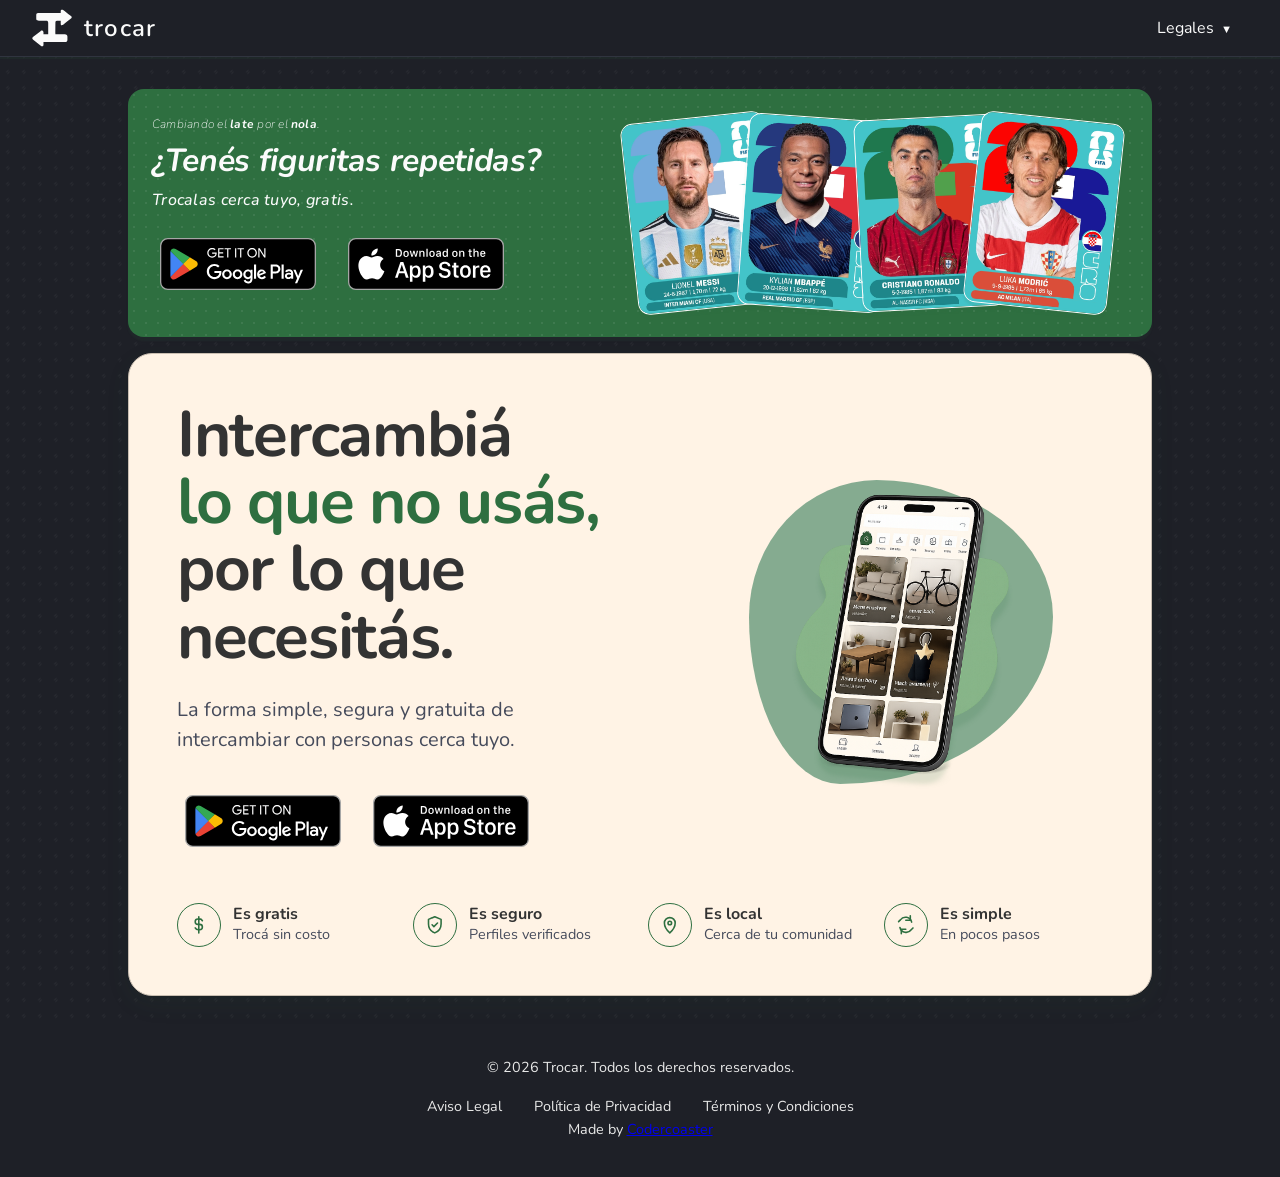
<file: index.html>
<!DOCTYPE html>
<html lang="es">

<head>
  <meta charset="UTF-8">
  <meta name="viewport" content="width=device-width, initial-scale=1.0">
  <meta property="og:image" content="https://trocar.app/assets/og-image.png">
  <meta property="og:image:width" content="1200">
  <meta property="og:image:height" content="630">
  <meta name="twitter:card" content="summary_large_image">
  <meta name="twitter:image" content="https://trocar.app/assets/og-image.png">
  <meta property="og:title" content="Trocar — Comunidad de intercambios">
  <meta property="og:description"
    content="Intercambiá lo que no usás, por lo que necesitás. Trocar es la comunidad donde podés intercambiar objetos, servicios y habilidades cerca tuyo.">
  <meta property="og:url" content="https://trocar.app">
  <title>Trocar — Comunidad de intercambios</title>
  <link rel="icon" type="image/png" href="assets/favicon.png">
  <link rel="stylesheet" href="css/theme.css">
  <link rel="stylesheet" href="css/index.css">
  <script defer src="js/logo.js"></script>
  <script defer src="js/navbar.js"></script>
  <script defer src="js/footer.js"></script>
</head>

<body>
  <nav class="navbar" data-navbar></nav>

  <main class="main-content">
    <section class="promo-banner">
      <div class="promo-copy">
        <p class="promo-pre-title">Cambiando el <strong>late</strong> por el <strong>nola</strong>.</p>
        <h2>¿Tenés figuritas repetidas?</h2>
        <p>Trocalas cerca tuyo, gratis.</p>
        <div class="store-buttons">
          <a href="https://trocar.onelink.me/8Z4L/r7d3zrya" aria-label="Descargar Trocar">
            <img src="assets/play-store-dark.svg" alt="Get it on Google Play" class="store-badge">
          </a>
          <a href="https://trocar.onelink.me/8Z4L/r7d3zrya" aria-label="Descargar Trocar">
            <img src="assets/app-store-dark.svg" alt="Download on the App Store" class="store-badge">
          </a>
        </div>
      </div>
      <div class="promo-stickers" aria-hidden="true">
        <img src="assets/figuritas/fig-1.png" alt="Figurita">
        <img src="assets/figuritas/fig-2.png" alt="Figurita">
        <img src="assets/figuritas/fig-3.png" alt="Figurita">
        <img src="assets/figuritas/fig-4.png" alt="Figurita">
      </div>
    </section>

    <div class="hero-card">
      <div class="hero">
        <div class="hero-columns">
          <div class="hero-copy">
            <h1 class="hero-title">Intercambiá <span>lo que no usás,</span> por lo que necesitás.</h1>
            <p class="hero-subtitle">La forma simple, segura y gratuita de intercambiar con personas cerca tuyo.</p>
            <div class="store-buttons" id="descargar">
              <a href="https://trocar.onelink.me/8Z4L/pbptoztz" aria-label="Descargar Trocar">
                <img src="assets/play-store-dark.svg" alt="Get it on Google Play" class="store-badge">
              </a>
              <a href="https://trocar.onelink.me/8Z4L/pbptoztz" aria-label="Descargar Trocar">
                <img src="assets/app-store-dark.svg" alt="Download on the App Store" class="store-badge">
              </a>
            </div>
          </div>

          <div class="hero-visual">
            <img src="assets/app-mockup.png" alt="Trocar app" class="app-mockup">
          </div>
        </div>

        <div class="feature-grid" aria-label="Características de Trocar">
          <div class="feature-item">
            <span class="feature-icon" aria-hidden="true">
              <svg viewBox="0 0 24 24" role="img">
                <path d="M12 3v18M16 7.5a4 4 0 0 0-4-2h-1a3 3 0 0 0 0 6h2a3 3 0 0 1 0 6h-1a4 4 0 0 1-4-2" />
              </svg>
            </span>
            <div>
              <h2>Es gratis</h2>
              <p>Trocá sin costo</p>
            </div>
          </div>
          <div class="feature-item">
            <span class="feature-icon" aria-hidden="true">
              <svg viewBox="0 0 24 24" role="img">
                <path d="M12 3 19 6v5c0 4.5-2.8 8.3-7 10-4.2-1.7-7-5.5-7-10V6l7-3Z" />
                <path d="m9 12 2 2 4-4" />
              </svg>
            </span>
            <div>
              <h2>Es seguro</h2>
              <p>Perfiles verificados</p>
            </div>
          </div>
          <div class="feature-item">
            <span class="feature-icon" aria-hidden="true">
              <svg viewBox="0 0 24 24" role="img">
                <path d="M12 21s6-5.3 6-11a6 6 0 0 0-12 0c0 5.7 6 11 6 11Z" />
                <circle cx="12" cy="10" r="2" />
              </svg>
            </span>
            <div>
              <h2>Es local</h2>
              <p>Cerca de tu comunidad</p>
            </div>
          </div>
          <div class="feature-item">
            <span class="feature-icon" aria-hidden="true">
              <svg viewBox="0 0 24 24" role="img">
                <path d="M17 2v5h-5" />
                <path d="M7 22v-5h5" />
                <path d="M18.5 9A7 7 0 0 0 6 6.5L4 8.5" />
                <path d="M5.5 15A7 7 0 0 0 18 17.5l2-2" />
              </svg>
            </span>
            <div>
              <h2>Es simple</h2>
              <p>En pocos pasos</p>
            </div>
          </div>
        </div>
      </div>
    </div>
  </main>

  <footer class="footer" data-footer></footer>
</body>

</html>
</file>
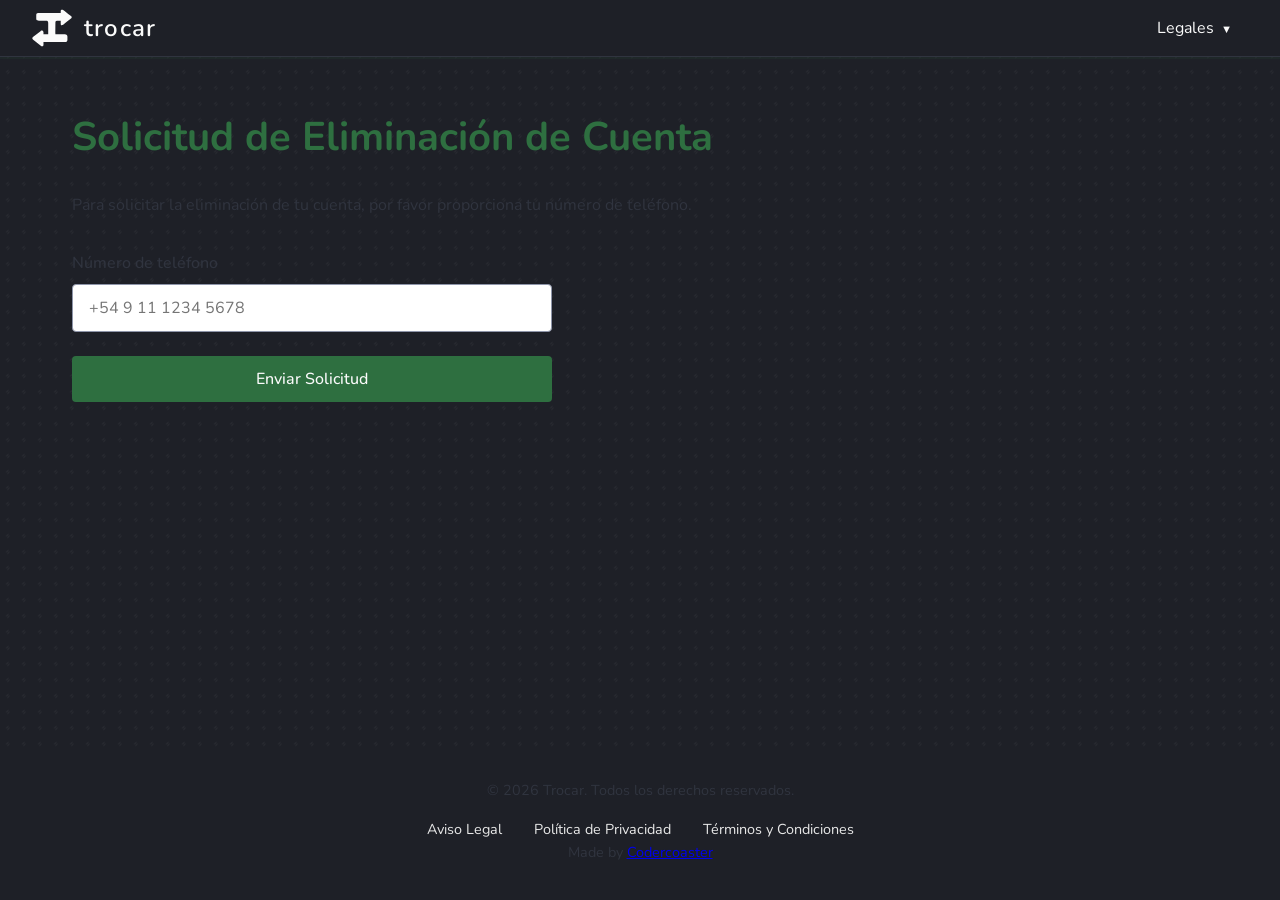
<file: account_deletion.html>
<!DOCTYPE html>
<html lang="es">

<head>
  <meta charset="UTF-8">
  <meta name="viewport" content="width=device-width, initial-scale=1.0">
  <title>Solicitud de Eliminación de Cuenta - Trocar</title>
  <link rel="icon" type="image/png" href="assets/favicon.png">
  <link rel="stylesheet" href="css/theme.css">
  <link rel="stylesheet" href="css/account-deletion.css">
  <script defer src="js/logo.js"></script>
  <script defer src="js/navbar.js"></script>
  <script defer src="js/footer.js"></script>
  <script defer src="js/account-deletion.js"></script>
</head>

<body>
  <nav class="navbar" data-navbar></nav>

  <main class="main-content">
    <h1>Solicitud de Eliminación de Cuenta</h1>
    <p>
      Para solicitar la eliminación de tu cuenta, por favor proporciona tu número de teléfono.
    </p>

    <form id="delete-form" class="account-deletion-form">
      <div class="form-group">
        <label for="phone">Número de teléfono</label>
        <input type="tel" id="phone" name="phone" placeholder="+54 9 11 1234 5678" required autocomplete="tel" />
      </div>

      <input type="text" name="company" style="display: none" tabindex="-1" autocomplete="off" aria-hidden="true" />

      <button type="submit" class="submit-button">Enviar Solicitud</button>
    </form>

    <p id="msg" class="form-message"></p>
  </main>

  <footer class="footer" data-footer></footer>
</body>

</html>
</file>
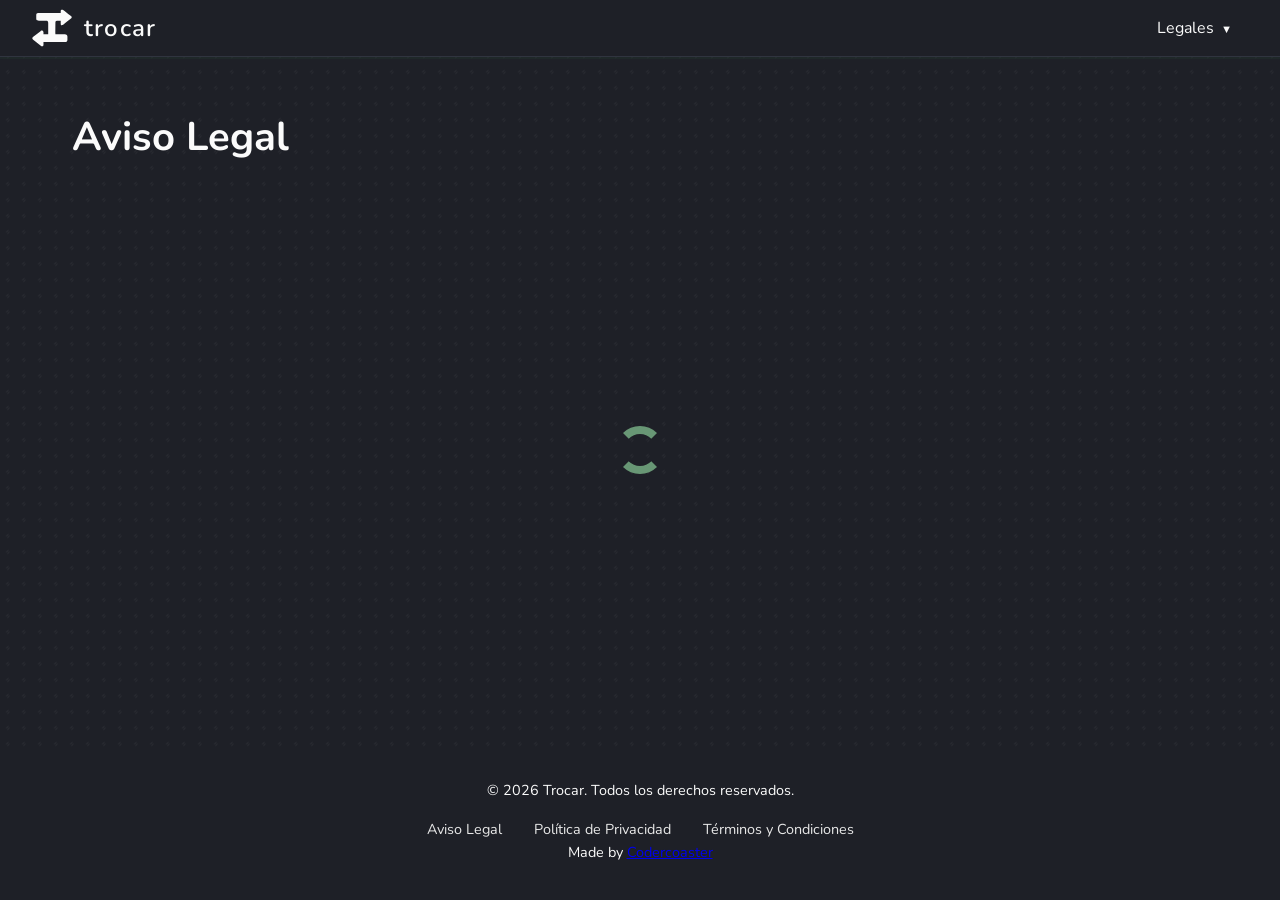
<file: legal_notice.html>
<!DOCTYPE html>
<html lang="es">

<head>
  <meta charset="UTF-8">
  <meta name="viewport" content="width=device-width, initial-scale=1.0">
  <title>Aviso Legal - Trocar</title>
  <link rel="icon" type="image/png" href="assets/favicon.png">
  <link rel="stylesheet" href="css/theme.css">
  <link rel="stylesheet" href="css/legal.css">
  <script defer src="js/logo.js"></script>
  <script defer src="js/navbar.js"></script>
  <script defer src="js/footer.js"></script>
  <script defer src="js/spinner.js"></script>

  <script src="js/legals.js"></script>
</head>

<body>
  <nav class="navbar" data-navbar></nav>

  <main class="main-content">
    <h1>Aviso Legal</h1>
    <div id="content" class="loading" data-spinner></div>
  </main>

  <footer class="footer" data-footer></footer>

  <script>
    loadLegal("https://api.trocar.app/api/v1/legal-notice");
  </script>
</body>

</html>
</file>
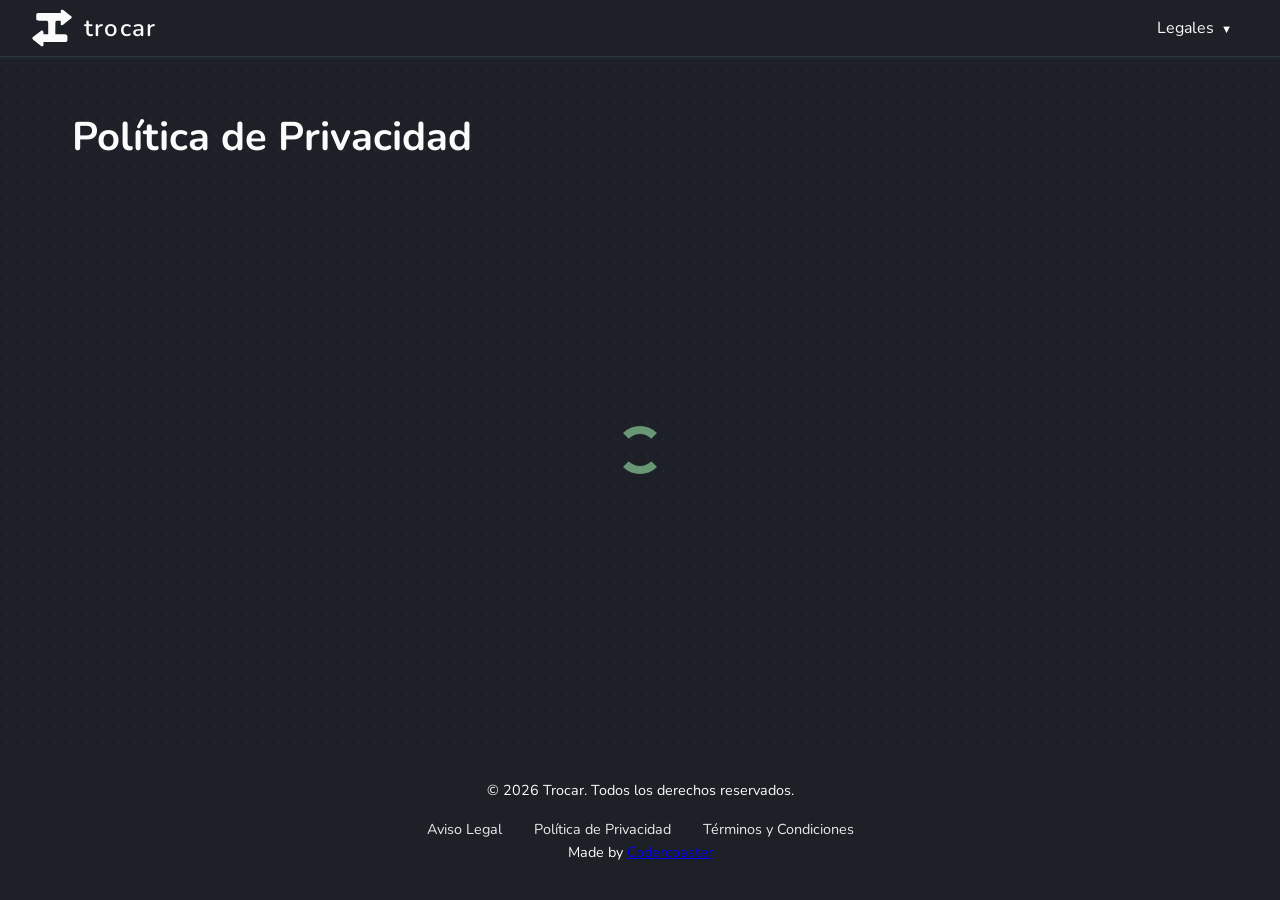
<file: privacy_policy.html>
<!DOCTYPE html>
<html lang="es">

<head>
  <meta charset="UTF-8">
  <meta name="viewport" content="width=device-width, initial-scale=1.0">
  <title>Política de Privacidad - Trocar</title>
  <link rel="icon" type="image/png" href="assets/favicon.png">
  <link rel="stylesheet" href="css/theme.css">
  <link rel="stylesheet" href="css/legal.css">
  <script defer src="js/logo.js"></script>
  <script defer src="js/navbar.js"></script>
  <script defer src="js/footer.js"></script>
  <script defer src="js/spinner.js"></script>

  <script src="js/legals.js"></script>
</head>

<body>
  <nav class="navbar" data-navbar></nav>

  <main class="main-content">
    <h1>Política de Privacidad</h1>
    <div id="content" class="loading" data-spinner></div>
  </main>

  <footer class="footer" data-footer></footer>

  <script>
    loadLegal("https://api.trocar.app/api/v1/privacy-policy");
  </script>
</body>

</html>
</file>
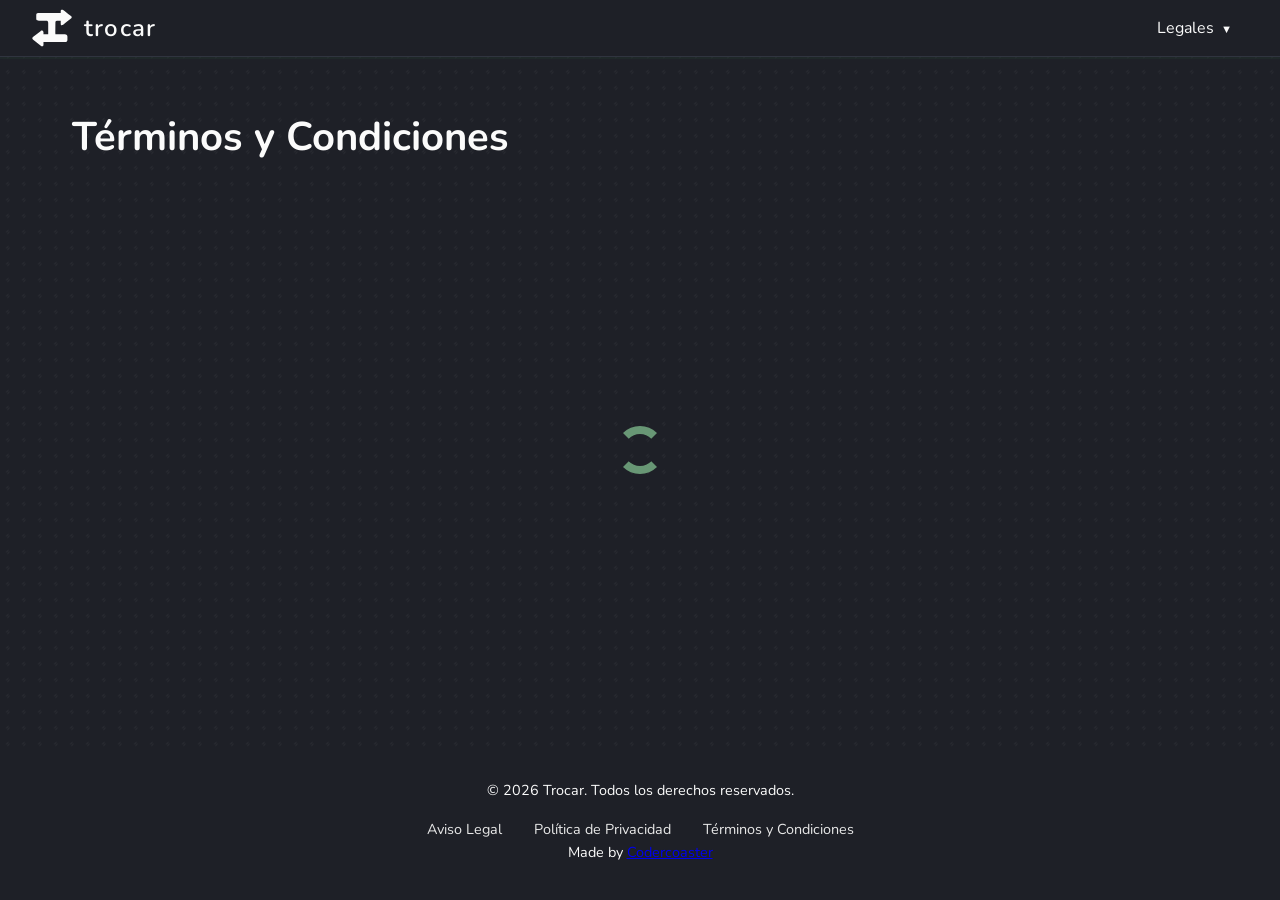
<file: terms_and_conditions.html>
<!DOCTYPE html>
<html lang="es">

<head>
  <meta charset="UTF-8">
  <meta name="viewport" content="width=device-width, initial-scale=1.0">
  <title>Términos y Condiciones - Trocar</title>
  <link rel="icon" type="image/png" href="assets/favicon.png">
  <link rel="stylesheet" href="css/theme.css">
  <link rel="stylesheet" href="css/legal.css">
  <script defer src="js/logo.js"></script>
  <script defer src="js/navbar.js"></script>
  <script defer src="js/footer.js"></script>
  <script defer src="js/spinner.js"></script>

  <script src="js/legals.js"></script>
</head>

<body>
  <nav class="navbar" data-navbar></nav>

  <main class="main-content">
    <h1>Términos y Condiciones</h1>
    <div id="content" class="loading" data-spinner></div>
  </main>

  <footer class="footer" data-footer></footer>

  <script>
    loadLegal("https://api.trocar.app/api/v1/terms-and-conditions");
  </script>
</body>

</html>
</file>
<file: css/theme.css>
@font-face {
  font-family: "Nunito";
  src: url("../assets/fonts/Nunito/Nunito-VariableFont_wght.ttf")
    format("truetype");
  font-weight: 200 1000;
  font-style: normal;
  font-display: swap;
}

@font-face {
  font-family: "Nunito";
  src: url("../assets/fonts/Nunito/Nunito-Italic-VariableFont_wght.ttf")
    format("truetype");
  font-weight: 200 1000;
  font-style: italic;
  font-display: swap;
}

:root {
  --color-background: #faefe0;
  --font-sans:
    "Nunito", -apple-system, BlinkMacSystemFont, "Segoe UI", Roboto, sans-serif;

  --color-primary-100: #b5ccbc;
  --color-primary-200: #85ab90;
  --color-primary-300: #689775;
  --color-primary-400: #4b835b;
  --color-primary-500: #2e6f40;

  --color-secondary-100: #fff3e5;
  --color-secondary-200: #f4e4d0;
  --color-secondary-300: #e9ddcf;
  --color-secondary-400: #c9beb1;
  --color-secondary-500: #a89f93;
  --color-secondary-600: #888076;

  --color-neutral-white: #fbfbfb;
  --color-neutral-black: #333333;
  --color-neutral-50: #f5f5f5;
  --color-neutral-100: #e8e8e8;
  --color-neutral-200: #c6cad4;
  --color-neutral-300: #8e95a9;
  --color-neutral-400: #717a93;
  --color-neutral-500: #464b5b;
  --color-neutral-600: #3a3f4a;
  --color-neutral-700: #30343f;
  --color-neutral-800: #1e2027;

  --shadow-xs: 0 0.125rem 0.0625rem rgba(46, 111, 64, 0.05);
  --shadow-sm: 0 0.125rem 0.0625rem rgba(46, 111, 64, 0.1);
  --shadow-md: 0 0.25rem 0.125rem rgba(46, 111, 64, 0.1);
  --shadow-lg: 0 0.5rem 0.125rem rgba(46, 111, 64, 0.1);
  --shadow-xl: 0 0.75rem 0.125rem rgba(46, 111, 64, 0.15);
  --shadow-card:
    0 0.5rem 1.5rem rgba(46, 111, 64, 0.08),
    0 0.25rem 0.5rem rgba(0, 0, 0, 0.04);
  --shadow-dropdown:
    0 0.25rem 0.75rem rgba(0, 0, 0, 0.2), 0 0.125rem 0.25rem rgba(0, 0, 0, 0.15);
  --shadow-logo: 0 0.25rem 0.5rem rgba(46, 111, 64, 0.35);

  --color-surface: var(--color-secondary-100);
  --color-surface-border: var(--color-secondary-400);
}

.font-light {
  font-weight: 300;
}

.font-regular {
  font-weight: 400;
}

.font-medium {
  font-weight: 500;
}

.font-semibold {
  font-weight: 600;
}

.font-bold {
  font-weight: 700;
}

* {
  margin: 0;
  padding: 0;
  box-sizing: border-box;
}

body {
  background-color: var(--color-neutral-800);
  background-image: url("data:image/svg+xml,%3Csvg xmlns='http://www.w3.org/2000/svg' viewBox='0 0 200 200'%3E%3Cpath fill='rgba(255,255,255,0.04)' transform='translate(100 100) rotate(-45) scale(0.250) translate(-100 -100)' d='M194.74,40.43c-8.09-6.37-16.23-12.66-24.38-18.95c-4.89-3.78-9.77-7.56-14.74-11.23c-2.6-1.92-5.54-2.46-8.53-0.92c-2.84,1.46-3.5,4.1-3.44,7.07c0.05,2.51,0.01,5.02,0.01,8.04c-1.7,0-2.99,0-4.28,0c-34.89,0-69.78-0.01-104.67,0c-1.57,0-3.17-0.03-4.71,0.22c-5.13,0.84-8.56,4.13-8.67,8.76c-0.17,7.02-0.03,14.05,0.01,21.07c0.02,3.56,1.98,6.06,5.04,7.33c2.39,0.99,5.11,1.61,7.7,1.65c11.99,0.17,23.99,0.08,35.98,0.1c7.87,0.01,10.95,3.1,10.96,11.04c0.01,8.44,0.01,33.95,0.01,56.04c-6.25,0-12.49,0-18.74,0c-1.44,0-2.87,0-4.91,0c0-3.62,0.09-6.75-0.03-9.88c-0.12-3.14-0.95-6.11-4.05-7.59c-3.1-1.49-6.11-0.89-8.84,1.17c-0.58,0.44-1.14,0.89-1.72,1.34c-12.12,9.46-24.22,18.95-36.37,28.37c-6.4,4.96-6.57,9.71-0.28,14.72c12.6,10.03,25.26,19.99,37.86,30.02c2.83,2.25,5.84,3.65,9.36,2.13c3.72-1.6,4.1-5.05,4.09-8.57c-0.01-3.94,0-7.89,0-12.03c1.66,0,2.73,0,3.81,0c21.57,0,90.64,0.02,103.61-0.01c8.46-0.02,12.26-3.79,12.31-12.08c0.03-4.73,0.02-9.45,0.03-14.18c0.01-9.45-3.94-13.4-13.44-13.4c-15.55,0-31.1,0-46.65,0c0-22.73,0-49.11,0.02-58.14c0.01-4.92,2.59-8.42,7.36-8.75c6.23-0.43,12.51-0.11,19.24-0.11c0,5.51-0.06,10.69,0.02,15.86c0.06,3.81,1.91,6.48,5,6.4c2.37-0.06,5.15-0.73,6.98-2.13c13.16-10.08,26.17-20.37,39.14-30.69C199.81,49.13,199.73,44.36,194.74,40.43z'/%3E%3C/svg%3E");
  background-repeat: repeat;
  background-size: 1rem;
  color: var(--color-neutral-black);
  font-family: var(--font-sans);
  line-height: 1.6;
  min-height: 100vh;
  display: flex;
  flex-direction: column;
}

/* Navbar */
.navbar {
  align-items: center;
  background-color: var(--color-neutral-800);
  border-bottom: 1px solid var(--color-neutral-700);
  box-shadow: var(--shadow-sm);
  display: flex;
  justify-content: space-between;
  padding: 0.5rem 2rem;
}

.navbar-brand {
  align-items: center;
  color: var(--color-neutral-white);
  display: flex;
  gap: 0.75rem;
  text-decoration: none;
}

.navbar-logo {
  height: 2.5rem;
  width: auto;
}

.navbar-logo svg {
  display: block;
  height: 100%;
  width: auto;
}

.navbar-brand-text {
  color: var(--color-neutral-white);
  font-size: 1.5rem;
  font-weight: 600;
  letter-spacing: 0.05em;
}

.navbar-menu {
  align-items: center;
  display: flex;
}

/* Dropdown */
.dropdown {
  position: relative;
}

.dropdown-toggle {
  background: none;
  border: none;
  border-radius: 0.25rem;
  color: var(--color-neutral-white);
  cursor: pointer;
  font-family: inherit;
  font-size: 1rem;
  padding: 0.5rem 1rem;
  transition: background-color 0.3s;
}

.dropdown-toggle:hover {
  background-color: var(--color-neutral-700);
}

.dropdown-toggle::after {
  content: " ▼";
  font-size: 0.7rem;
  margin-left: 0.25rem;
}

.dropdown.active .dropdown-toggle::after {
  content: " ▲";
}

.dropdown-menu {
  background-color: var(--color-neutral-800);
  border: 0.0625rem solid var(--color-neutral-700);
  border-radius: 0.25rem;
  box-shadow: var(--shadow-dropdown);
  margin-top: 0.75rem;
  min-width: 12.5rem;
  opacity: 0;
  position: absolute;
  right: 0;
  top: 100%;
  transform: translateY(-0.625rem);
  transition:
    opacity 0.3s,
    transform 0.3s,
    visibility 0.3s;
  visibility: hidden;
  z-index: 1000;
}

.dropdown.active .dropdown-menu {
  opacity: 1;
  transform: translateY(0);
  visibility: visible;
}

.dropdown-menu a {
  border-radius: 0.25rem;
  color: var(--color-neutral-white);
  display: block;
  padding: 0.75rem 1rem;
  text-decoration: none;
  transition: background-color 0.3s;
}

.dropdown-menu a:hover {
  background-color: var(--color-neutral-700);
}

.dropdown-menu a:first-child {
  border-top-left-radius: 0.25rem;
  border-top-right-radius: 0.25rem;
}

.dropdown-menu a:last-child {
  border-bottom-left-radius: 0.25rem;
  border-bottom-right-radius: 0.25rem;
}

/* Footer */
.footer {
  background-color: var(--color-neutral-800);
  color: var(--color-neutral-100);
  padding: 1.75rem 2rem;
  text-align: center;
  font-size: 0.9rem;
  font-weight: 400;
}

.footer-content {
  margin: 0 auto;
  max-width: 75rem;
}

.footer p {
  margin-bottom: 0.5rem;
}

.footer-links {
  display: flex;
  flex-wrap: wrap;
  gap: 2rem;
  justify-content: center;
  margin-top: 1rem;
}

.footer-links a {
  color: var(--color-neutral-100);
  text-decoration: none;
  transition: opacity 0.3s;
}

.footer-links a:hover {
  opacity: 0.8;
}

/* Responsive */
@media (max-width: 768px) {
  .dropdown-menu {
    right: 0;
    left: auto;
  }

  .footer {
    padding: 1.25rem 1rem;
  }

  .footer-links {
    display: none;
  }

  .navbar {
    padding: 0.5rem 0.75rem;
  }

  .navbar-logo {
    height: 1.75rem;
  }

  .dropdown-toggle {
    font-size: 0.9rem;
    padding: 0.25rem 0.75rem;
  }
}
</file>
<file: css/index.css>
/* Main content & hero card */
.main-content {
  flex: 1;
  display: flex;
  align-items: center;
  flex-direction: column;
  gap: 1rem;
  justify-content: center;
  width: 100%;
  padding: 2rem 1rem;
}

.main-content :is(h1, h2, p, span, strong) {
  cursor: default;
}

.promo-banner {
  align-items: center;
  background-color: var(--color-primary-500);
  background-image: radial-gradient(
    rgba(255, 255, 255, 0.08) 1px,
    transparent 1px
  );
  background-repeat: repeat;
  background-size: 0.75rem 0.75rem;
  border-radius: 1rem;
  box-shadow: var(--shadow-md);
  color: var(--color-neutral-white);
  display: grid;
  gap: 1.5rem;
  grid-template-columns: minmax(0, 32rem) minmax(0, 1fr);
  max-width: 64rem;
  overflow: hidden;
  padding: 1.25rem 1.5rem;
  width: 100%;
}

.promo-copy {
  align-items: flex-start;
  display: flex;
  flex-direction: column;
  gap: 0;
  max-width: 32rem;
  position: relative;
  z-index: 1;
}

.promo-copy {
  color: var(--color-secondary-100);
  font-size: 0.875rem;
  font-style: italic;
  font-weight: 500;
  letter-spacing: 0.02em;
  line-height: 1.3;
  margin-bottom: 0.25rem;
}
.promo-pre-title {
  color: var(--color-secondary-100);
  font-size: 12px !important;
  font-style: italic;
  font-weight: 200;
  letter-spacing: 0.02em;
  line-height: 1.3;
  margin-bottom: 0.25rem;
}

.promo-copy h2 {
  color: var(--color-neutral-white);
  font-size: clamp(1.35rem, 3vw, 2rem);
  font-weight: 700;
  letter-spacing: -0.01em;
  line-height: 1.1;
  margin-bottom: 0.65rem;
}

.promo-copy p {
  color: var(--color-neutral-white);
  font-size: 1rem;
  line-height: 1.4;
  margin-bottom: 0.65rem;
}

.promo-copy > a {
  background: var(--color-secondary-100);
  border-radius: 999rem;
  color: var(--color-primary-500);
  flex: 0 0 auto;
  font-size: 0.95rem;
  font-weight: 700;
  line-height: 1;
  padding: 0.65rem 1rem;
  text-decoration: none;
  transition:
    opacity 0.2s ease,
    transform 0.2s ease;
}

.promo-copy > a:hover {
  opacity: 0.9;
  transform: translateY(-0.125rem);
}

.promo-stickers {
  align-items: center;
  display: flex;
  flex: 1;
  justify-content: flex-end;
  min-width: 0;
  padding: 0.5rem 0.75rem;
  position: relative;
  width: 100%;
  z-index: 1;
}

.promo-stickers img {
  aspect-ratio: 3 / 4;
  border: 1px solid var(--color-neutral-white);
  border-radius: 0.75rem;
  box-shadow: var(--shadow-md);
  display: block;
  height: 12rem;
  object-fit: cover;
  position: relative;
  transition: transform 0.2s ease;
  width: 9rem;
}

.promo-stickers img + img {
  margin-left: -1.85rem;
}

.promo-stickers img:nth-child(1) {
  transform: rotate(-6deg);
  z-index: 1;
}

.promo-stickers img:nth-child(2) {
  transform: rotate(4deg);
  z-index: 2;
}

.promo-stickers img:nth-child(3) {
  transform: rotate(-3deg);
  z-index: 3;
}

.promo-stickers img:nth-child(4) {
  transform: rotate(6deg);
  z-index: 4;
}

.promo-stickers img:nth-child(1):hover {
  transform: translateY(-0.25rem) rotate(-6deg);
}

.promo-stickers img:nth-child(2):hover {
  transform: translateY(-0.25rem) rotate(4deg);
}

.promo-stickers img:nth-child(3):hover {
  transform: translateY(-0.25rem) rotate(-3deg);
}

.promo-stickers img:nth-child(4):hover {
  transform: translateY(-0.25rem) rotate(6deg);
}

.hero-card {
  background: var(--color-surface);
  backdrop-filter: blur(1rem);
  border: 1px solid var(--color-surface-border);
  border-radius: 1.5rem;
  box-shadow: var(--shadow-card);
  max-width: 64rem;
  width: 100%;
  padding: 3rem;
}

/* Hero */
.hero {
  display: flex;
  flex-direction: column;
  gap: 2.5rem;
  animation: slideUp 0.8s ease-out both;
}

.hero-columns {
  align-items: center;
  display: grid;
  gap: 3rem;
  grid-template-columns: minmax(0, 1fr) minmax(16rem, 0.85fr);
}

.hero-copy {
  align-items: flex-start;
  display: flex;
  flex-direction: column;
  gap: 1.5rem;
}

.hero-title {
  font-size: clamp(2.35rem, 5vw, 4rem);
  font-weight: 700;
  letter-spacing: -0.02em;
  line-height: 1.05;
  color: var(--color-neutral-black);
  max-width: 29rem;
}

.hero-title span {
  color: var(--color-primary-500);
  display: block;
}

.hero-subtitle {
  color: var(--color-neutral-500);
  font-size: clamp(1.05rem, 2vw, 1.25rem);
  line-height: 1.5;
  max-width: 28rem;
}

.hero-visual {
  align-items: center;
  display: flex;
  justify-content: center;
  min-height: 24rem;
  position: relative;
}

.hero-visual::before {
  background: var(--color-primary-200);
  border-radius: 42% 58% 70% 30% / 45% 45% 55% 55%;
  content: "";
  height: 19rem;
  position: absolute;
  width: 19rem;
  z-index: 0;
}

.app-mockup {
  display: block;
  filter: drop-shadow(var(--shadow-xl));
  max-height: 25rem;
  max-width: min(100%, 18rem);
  position: relative;
  width: 100%;
  z-index: 1;
}

/* Store buttons */
.store-buttons {
  display: flex;
  gap: 1rem;
  justify-content: flex-start;
  flex-wrap: wrap;
  padding: 0.5rem 0;
}

.store-buttons a {
  display: block;
  padding: 0.5rem;
  transition: transform 0.2s ease;
}

.store-buttons a:hover {
  transform: translateY(-0.25rem);
}

.store-badge {
  height: 3.25rem;
  display: block;
}

.feature-grid {
  display: grid;
  gap: 1rem;
  grid-template-columns: repeat(4, minmax(0, 1fr));
}

.feature-item {
  align-items: center;
  display: flex;
  gap: 0.75rem;
}

.feature-icon {
  align-items: center;
  border: 1px solid var(--color-primary-500);
  border-radius: 50%;
  color: var(--color-primary-500);
  display: inline-flex;
  flex: 0 0 2.75rem;
  height: 2.75rem;
  justify-content: center;
  width: 2.75rem;
}

.feature-icon svg {
  display: block;
  fill: none;
  height: 1.35rem;
  stroke: currentColor;
  stroke-linecap: round;
  stroke-linejoin: round;
  stroke-width: 1.75;
  width: 1.35rem;
}

.feature-item h2 {
  color: var(--color-neutral-black);
  font-size: 1rem;
  font-weight: 700;
  line-height: 1.2;
}

.feature-item p {
  color: var(--color-neutral-500);
  font-size: 0.9rem;
  line-height: 1.35;
}

/* Slide-up animation */
@keyframes slideUp {
  from {
    opacity: 0;
    transform: translateY(1.5rem);
  }
  to {
    opacity: 1;
    transform: translateY(0);
  }
}

@media (max-width: 768px) {
  .main-content {
    padding: 1.5rem 1rem;
  }

  .promo-banner {
    gap: 1rem;
    grid-template-columns: 1fr;
    padding: 1rem;
    text-align: center;
  }

  .promo-copy {
    align-items: center;
  }

  .promo-copy h2 {
    font-size: 1.25rem;
  }

  .promo-copy p {
    font-size: 0.95rem;
  }

  .promo-stickers {
    justify-content: center;
    padding: 0.25rem 0;
  }

  .promo-stickers img {
    height: min(11rem, 40vw);
    width: min(8.25rem, 30vw);
  }

  .promo-stickers img + img {
    margin-left: max(-3.4rem, -12vw);
  }

  .promo-stickers img:nth-child(4) {
    display: none;
  }

  .hero-card {
    padding: 2.25rem 1.5rem;
  }

  .hero {
    gap: 2rem;
  }

  .hero-columns {
    gap: 2rem;
    grid-template-columns: 1fr;
  }

  .hero-copy {
    align-items: center;
    text-align: center;
  }

  .hero-title {
    max-width: 24rem;
  }

  .hero-subtitle {
    max-width: 22rem;
  }

  .hero-visual {
    display: none;
  }

  .store-buttons {
    flex-direction: row;
    gap: 0.75rem;
    align-items: center;
    justify-content: center;
    margin: 0 auto;
  }

  .store-buttons a {
    text-align: center;
  }

  .store-badge {
    height: 2.5rem;
    margin: 0 auto;
  }

  .feature-grid {
    grid-template-columns: repeat(2, minmax(0, 1fr));
  }

  .feature-item {
    align-items: center;
    flex-direction: column;
    text-align: center;
  }

  .feature-icon {
    margin: 0 auto;
  }
}
</file>
<file: css/account-deletion.css>
.main-content {
  flex: 1;
  padding: 3rem 2rem;
  max-width: 75rem;
  margin: 0 auto;
  width: 100%;
}

h1 {
  color: var(--color-primary-500);
  margin-bottom: 1.5rem;
  font-size: 2.5rem;
}

p {
  margin-bottom: 1rem;
  color: var(--color-neutral-700);
  line-height: 1.6;
}

.account-deletion-form {
  margin-top: 2rem;
  max-width: 30rem;
}

.form-group {
  margin-bottom: 1.5rem;
}

.form-group label {
  color: var(--color-neutral-700);
  display: block;
  font-weight: 500;
  margin-bottom: 0.5rem;
}

.form-group input {
  border: 0.0625rem solid var(--color-neutral-300);
  border-radius: 0.25rem;
  color: var(--color-neutral-black);
  font-family: inherit;
  font-size: 1rem;
  padding: 0.75rem 1rem;
  width: 100%;
  transition: border-color 0.3s;
}

.form-group input:focus {
  border-color: var(--color-primary-400);
  outline: none;
}

.submit-button {
  background-color: var(--color-primary-500);
  border: none;
  border-radius: 0.25rem;
  color: var(--color-neutral-white);
  cursor: pointer;
  font-family: inherit;
  font-size: 1rem;
  font-weight: 500;
  padding: 0.75rem 2rem;
  transition: background-color 0.3s;
  width: 100%;
}

.submit-button:hover {
  background-color: var(--color-primary-400);
}

.submit-button:active {
  transform: scale(0.98);
}

.form-message {
  margin-top: 1.5rem;
  padding: 1rem;
  border-radius: 0.25rem;
}

.form-message.success {
  background-color: var(--color-primary-100);
  color: var(--color-primary-500);
}

.form-message.error {
  background-color: var(--color-secondary-100);
  color: var(--color-primary-500);
}

@media (max-width: 768px) {
  .main-content {
    padding: 2rem 1rem;
  }

  h1 {
    font-size: 2rem;
  }
}
</file>
<file: css/legal.css>
#content {
  color: var(--color-neutral-white);
}

#content.loading {
  display: flex;
  align-items: center;
  justify-content: center;
  min-height: 25rem;
  position: relative;
}

#content p {
  margin-bottom: 1rem;
}

.centerfy {
  left: 50%;
  position: absolute;
  top: 50%;
  transform: translate(-50%, -50%);
}

h1 {
  color: var(--color-neutral-white);
  margin-bottom: 1.5rem;
  font-size: 2.5rem;
}

h2 {
  color: var(--color-neutral-white);
  margin-top: 2rem;
  margin-bottom: 1rem;
  font-size: 1.8rem;
}

h3 {
  color: var(--color-neutral-white);
}

.main-content {
  flex: 1;
  padding: 3rem 2rem;
  max-width: 75rem;
  margin: 0 auto;
  width: 100%;
}

p {
  margin-bottom: 1rem;
  color: var(--color-neutral-white);
  line-height: 1.6;
}

.spiner {
  animation: anim-spin 1s infinite ease;
  height: 3rem;
  position: relative;
  width: 3rem;
}

.spiner:after {
  border-bottom: solid 0.5rem var(--color-primary-300);
  border-left: solid 0.5rem transparent;
  border-radius: 100%;
  border-right: solid 0.5rem transparent;
  border-top: solid 0.5rem var(--color-primary-300);
  bottom: 0;
  content: "";
  left: 0;
  position: absolute;
  right: 0;
  top: 0;
}

@keyframes anim-spin {
  from {
    transform: rotate(0deg);
  }
  to {
    transform: rotate(360deg);
  }
}

@media (max-width: 768px) {
  .main-content {
    padding: 2rem 1rem;
  }

  .main-content h1 {
    font-size: 2rem;
  }
}
</file>
